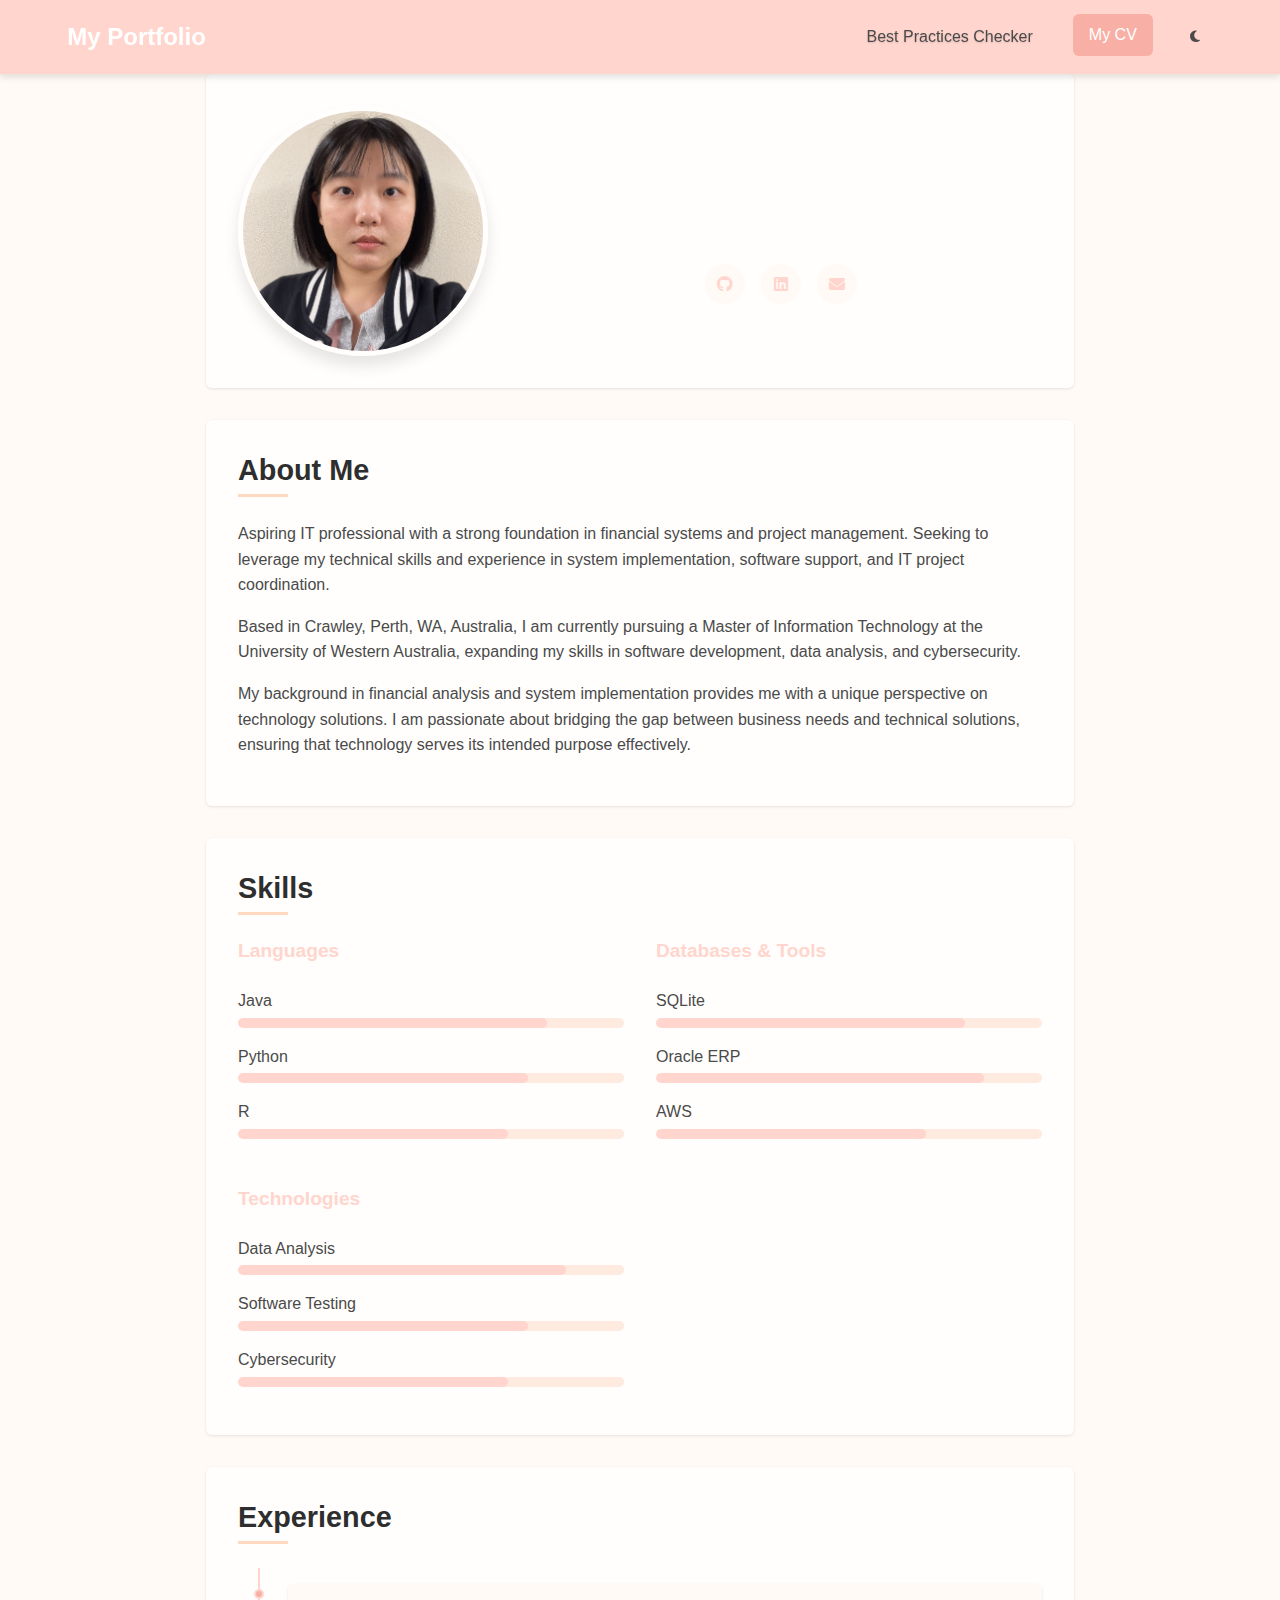
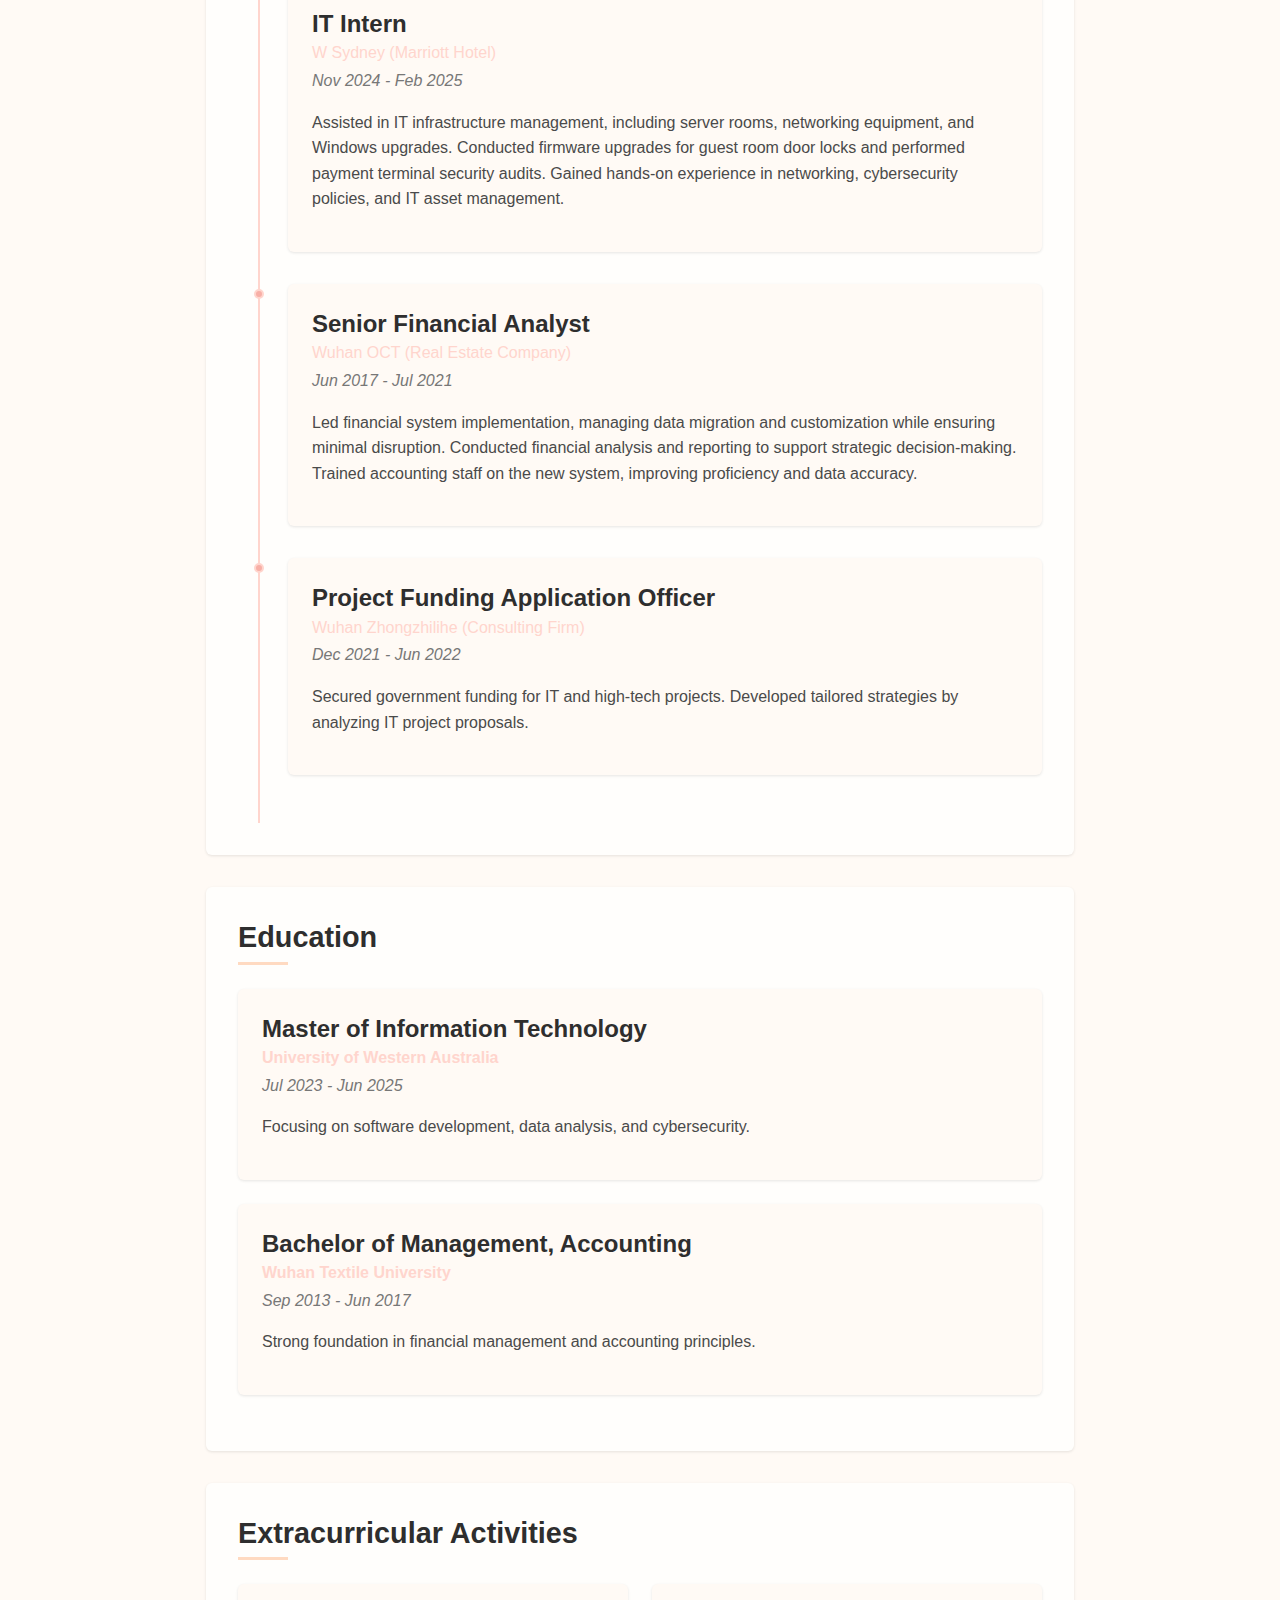
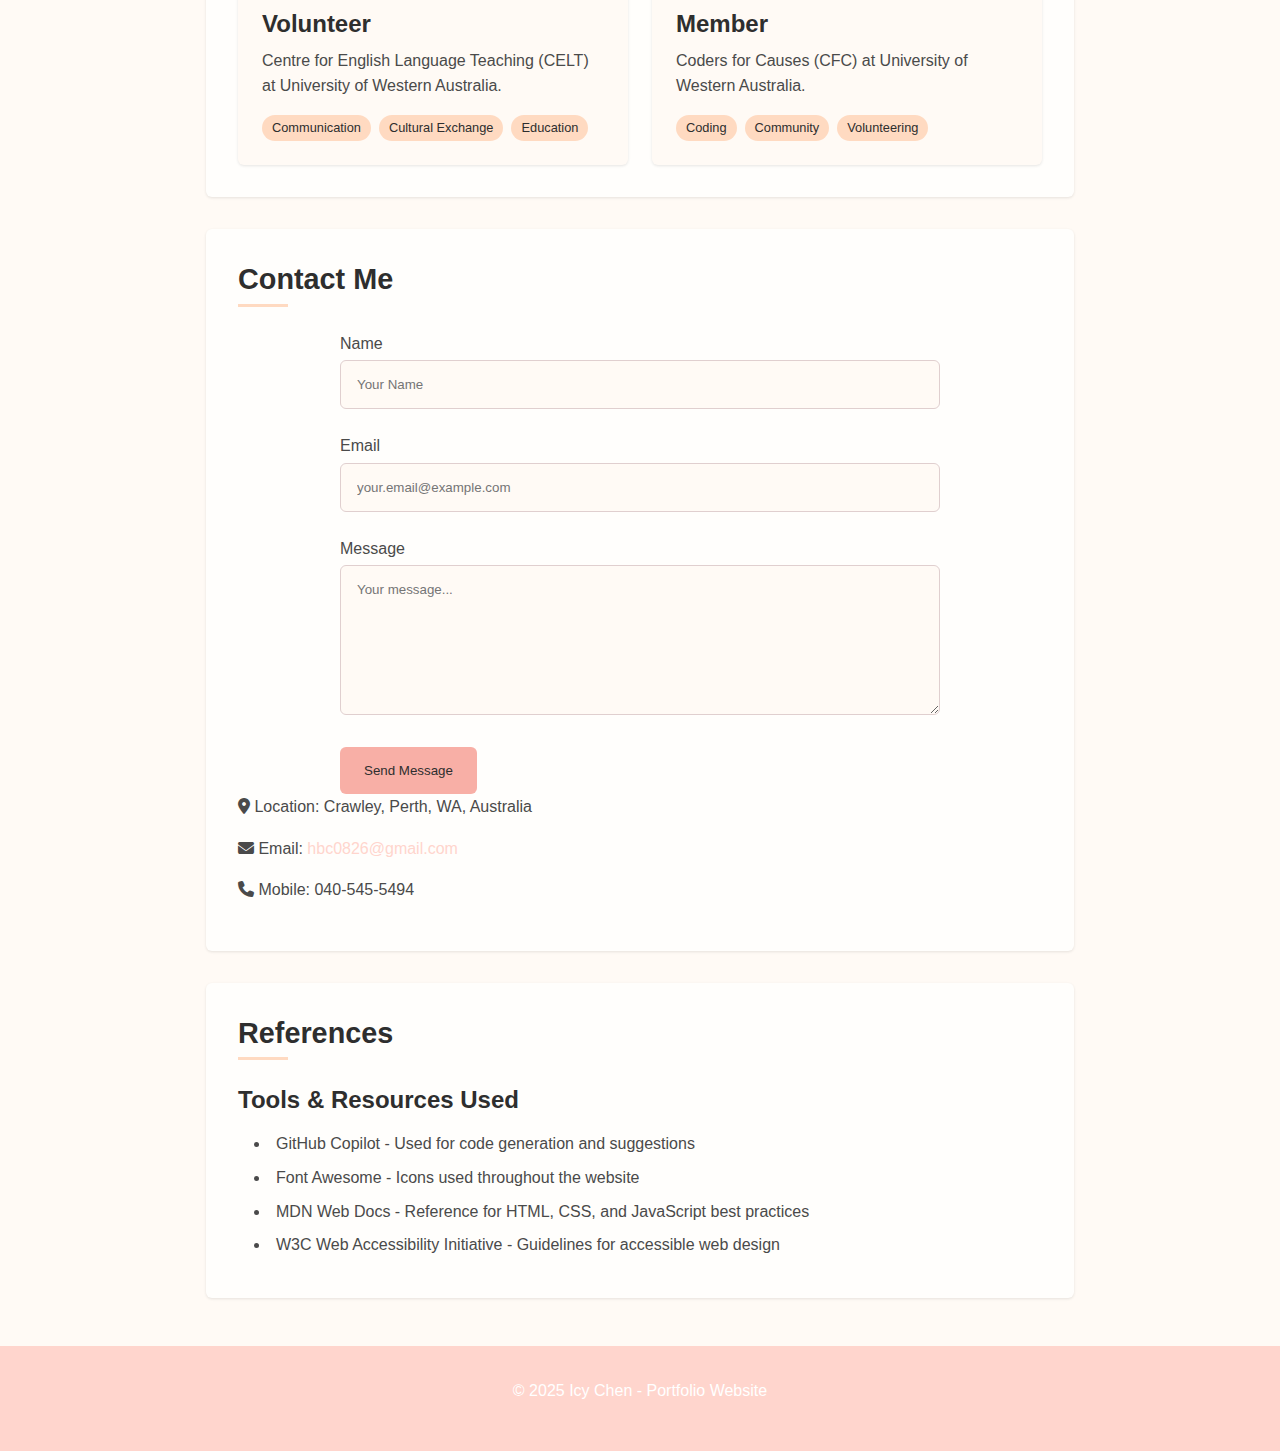
<file: IndividualProject/cv.html>
<!DOCTYPE html>
<html lang="en">
<head>
    <meta charset="UTF-8">
    <meta name="viewport" content="width=device-width, initial-scale=1.0">
    <title>Icy Chen - Curriculum Vitae</title>
    <link rel="stylesheet" href="css/styles.css">
    <link rel="stylesheet" href="https://cdnjs.cloudflare.com/ajax/libs/font-awesome/6.4.0/css/all.min.css">
</head>
<body>
    <nav>
        <div class="container">
            <h1>My Portfolio</h1>
            <ul>
                <li><a href="index.html">Best Practices Checker</a></li>
                <li><a href="cv.html" class="active">My CV</a></li>
                <li>
                    <button id="change-theme-btn" aria-label="Change theme">
                        <i class="fas fa-moon"></i>
                    </button>
                </li>
            </ul>
        </div>
    </nav>

    <main class="container cv-container">
        <section id="profile" class="cv-section">
            <div class="profile-container">
                <div class="profile-image-container">
                    <div class="profile-image" id="profile-image">
                        <img src="image/PHOTO.JPG" alt="Icy Chen" id="profile-pic">
                    </div>
                </div>
                <div class="profile-text">
                    <h2 class="animate-text">Icy Chen</h2>
                    <h3 class="animate-text">Aspiring IT Professional</h3>
                    <div class="profile-social">
                        <a href="https://github.com/Icygoose" aria-label="GitHub"><i class="fab fa-github"></i></a>
                        <a href="https://www.linkedin.com/in/icy-chen-709531320" aria-label="LinkedIn"><i class="fab fa-linkedin"></i></a>
                        <a href="mailto:hbc0826@gmail.com" aria-label="Email"><i class="fas fa-envelope"></i></a>
                    </div>
                </div>
            </div>
        </section>

        <section id="about" class="cv-section">
            <h2 class="section-heading">About Me</h2>
            <div class="about-content">
                <p>Aspiring IT professional with a strong foundation in financial systems and project management. Seeking to leverage my technical skills and experience in system implementation, software support, and IT project coordination.</p>
                
                <p>Based in Crawley, Perth, WA, Australia, I am currently pursuing a Master of Information Technology at the University of Western Australia, expanding my skills in software development, data analysis, and cybersecurity.</p>
                
                <p>My background in financial analysis and system implementation provides me with a unique perspective on technology solutions. I am passionate about bridging the gap between business needs and technical solutions, ensuring that technology serves its intended purpose effectively.</p>
            </div>
        </section>

        <section id="skills" class="cv-section">
            <h2 class="section-heading">Skills</h2>
            <div class="skills-container">
                <div class="skill-category">
                    <h3>Languages</h3>
                    <div class="skill-item" data-skill="Java">
                        <div class="skill-name">Java</div>
                        <div class="skill-bar">
                            <div class="skill-level" style="width: 80%"></div>
                        </div>
                    </div>
                    <div class="skill-item" data-skill="Python">
                        <div class="skill-name">Python</div>
                        <div class="skill-bar">
                            <div class="skill-level" style="width: 75%"></div>
                        </div>
                    </div>
                    <div class="skill-item" data-skill="R">
                        <div class="skill-name">R</div>
                        <div class="skill-bar">
                            <div class="skill-level" style="width: 70%"></div>
                        </div>
                    </div>
                </div>
                
                <div class="skill-category">
                    <h3>Databases & Tools</h3>
                    <div class="skill-item" data-skill="SQLite">
                        <div class="skill-name">SQLite</div>
                        <div class="skill-bar">
                            <div class="skill-level" style="width: 80%"></div>
                        </div>
                    </div>
                    <div class="skill-item" data-skill="Oracle ERP">
                        <div class="skill-name">Oracle ERP</div>
                        <div class="skill-bar">
                            <div class="skill-level" style="width: 85%"></div>
                        </div>
                    </div>
                    <div class="skill-item" data-skill="AWS">
                        <div class="skill-name">AWS</div>
                        <div class="skill-bar">
                            <div class="skill-level" style="width: 70%"></div>
                        </div>
                    </div>
                </div>
                
                <div class="skill-category">
                    <h3>Technologies</h3>
                    <div class="skill-item" data-skill="Data Analysis">
                        <div class="skill-name">Data Analysis</div>
                        <div class="skill-bar">
                            <div class="skill-level" style="width: 85%"></div>
                        </div>
                    </div>
                    <div class="skill-item" data-skill="Software Testing">
                        <div class="skill-name">Software Testing</div>
                        <div class="skill-bar">
                            <div class="skill-level" style="width: 75%"></div>
                        </div>
                    </div>
                    <div class="skill-item" data-skill="Cybersecurity">
                        <div class="skill-name">Cybersecurity</div>
                        <div class="skill-bar">
                            <div class="skill-level" style="width: 70%"></div>
                        </div>
                    </div>
                </div>
            </div>
        </section>

        <section id="experience" class="cv-section">
            <h2 class="section-heading">Experience</h2>
            <div class="timeline">
                <div class="timeline-item">
                    <div class="timeline-dot"></div>
                    <div class="timeline-content">
                        <h3>IT Intern</h3>
                        <h4>W Sydney (Marriott Hotel)</h4>
                        <p class="timeline-date">Nov 2024 - Feb 2025</p>
                        <p>Assisted in IT infrastructure management, including server rooms, networking equipment, and Windows upgrades. Conducted firmware upgrades for guest room door locks and performed payment terminal security audits. Gained hands-on experience in networking, cybersecurity policies, and IT asset management.</p>
                    </div>
                </div>
                
                <div class="timeline-item">
                    <div class="timeline-dot"></div>
                    <div class="timeline-content">
                        <h3>Senior Financial Analyst</h3>
                        <h4>Wuhan OCT (Real Estate Company)</h4>
                        <p class="timeline-date">Jun 2017 - Jul 2021</p>
                        <p>Led financial system implementation, managing data migration and customization while ensuring minimal disruption. Conducted financial analysis and reporting to support strategic decision-making. Trained accounting staff on the new system, improving proficiency and data accuracy.</p>
                    </div>
                </div>
                
                <div class="timeline-item">
                    <div class="timeline-dot"></div>
                    <div class="timeline-content">
                        <h3>Project Funding Application Officer</h3>
                        <h4>Wuhan Zhongzhilihe (Consulting Firm)</h4>
                        <p class="timeline-date">Dec 2021 - Jun 2022</p>
                        <p>Secured government funding for IT and high-tech projects. Developed tailored strategies by analyzing IT project proposals.</p>
                    </div>
                </div>
            </div>
        </section>

        <section id="education" class="cv-section">
            <h2 class="section-heading">Education</h2>
            <div class="education-item">
                <h3>Master of Information Technology</h3>
                <h4>University of Western Australia</h4>
                <p class="education-date">Jul 2023 - Jun 2025</p>
                <p>Focusing on software development, data analysis, and cybersecurity.</p>
            </div>
            
            <div class="education-item">
                <h3>Bachelor of Management, Accounting</h3>
                <h4>Wuhan Textile University</h4>
                <p class="education-date">Sep 2013 - Jun 2017</p>
                <p>Strong foundation in financial management and accounting principles.</p>
            </div>
        </section>

        <section id="projects" class="cv-section">
            <h2 class="section-heading">Extracurricular Activities</h2>
            <div class="projects-container">
                <div class="project-card" id="project1">
                    <div class="project-details">
                        <h3>Volunteer</h3>
                        <p>Centre for English Language Teaching (CELT) at University of Western Australia.</p>
                        <div class="project-tags">
                            <span>Communication</span>
                            <span>Cultural Exchange</span>
                            <span>Education</span>
                        </div>
                    </div>
                </div>
                
                <div class="project-card" id="project2">
                    <div class="project-details">
                        <h3>Member</h3>
                        <p>Coders for Causes (CFC) at University of Western Australia.</p>
                        <div class="project-tags">
                            <span>Coding</span>
                            <span>Community</span>
                            <span>Volunteering</span>
                        </div>
                    </div>
                </div>
            </div>
        </section>

        <section id="contact" class="cv-section">
            <h2 class="section-heading">Contact Me</h2>
            <div class="contact-form">
                <div class="form-group">
                    <label for="name">Name</label>
                    <input type="text" id="name" placeholder="Your Name">
                </div>
                <div class="form-group">
                    <label for="email">Email</label>
                    <input type="email" id="email" placeholder="your.email@example.com">
                </div>
                <div class="form-group">
                    <label for="message">Message</label>
                    <textarea id="message" placeholder="Your message..."></textarea>
                </div>
                <button type="button" id="submit-form">Send Message</button>
                <div id="form-status" class="hidden"></div>
            </div>
            
            <div class="contact-info">
                <p><i class="fas fa-map-marker-alt"></i> Location: Crawley, Perth, WA, Australia</p>
                <p><i class="fas fa-envelope"></i> Email: <a href="mailto:hbc0826@gmail.com">hbc0826@gmail.com</a></p>
                <p><i class="fas fa-phone"></i> Mobile: 040-545-5494</p>
            </div>
        </section>

        <section id="references" class="cv-section">
            <h2 class="section-heading">References</h2>
            <div class="references-container">
                <h3>Tools & Resources Used</h3>
                <ul>
                    <li>GitHub Copilot - Used for code generation and suggestions</li>
                    <li>Font Awesome - Icons used throughout the website</li>
                    <li>MDN Web Docs - Reference for HTML, CSS, and JavaScript best practices</li>
                    <li>W3C Web Accessibility Initiative - Guidelines for accessible web design</li>
                </ul>
            </div>
        </section>
    </main>

    <footer>
        <div class="container">
            <p>&copy; 2025 Icy Chen - Portfolio Website</p>
        </div>
    </footer>

    <script src="js/script.js"></script>
</body>
</html>
</file>
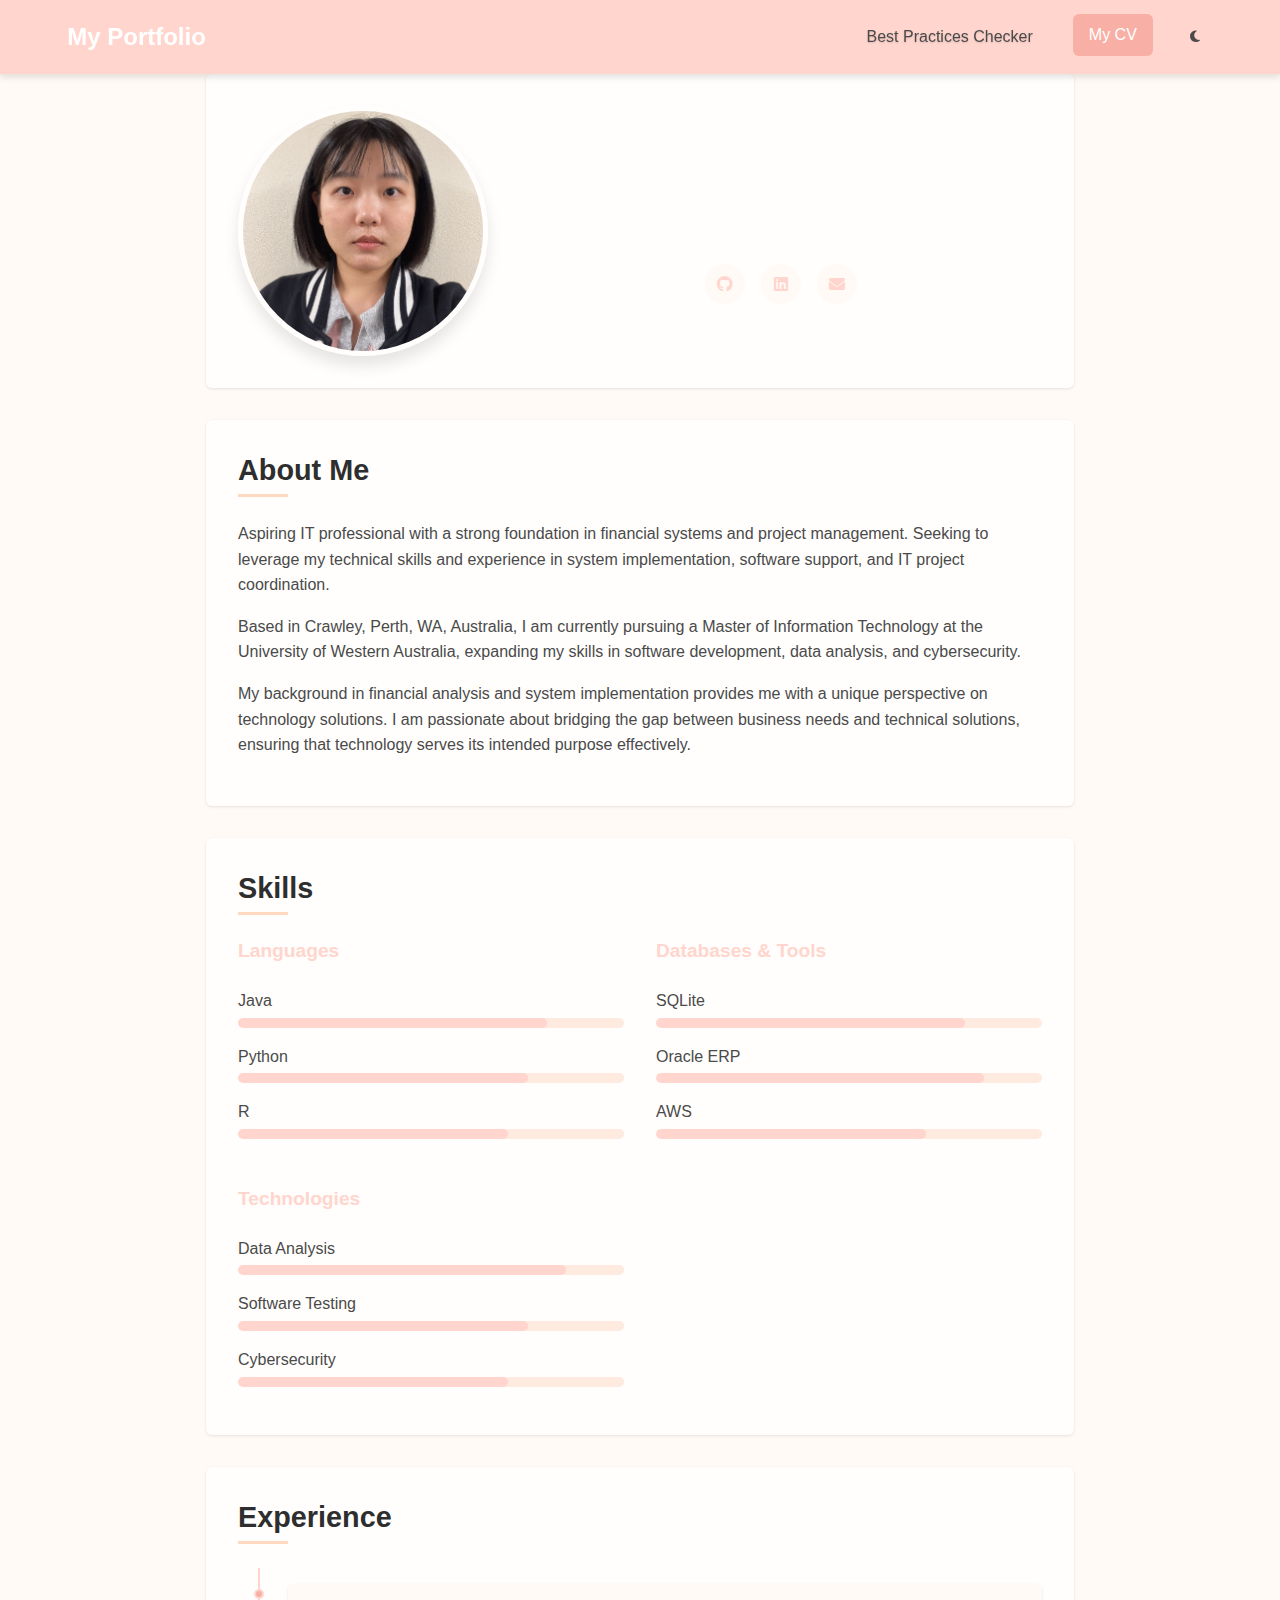
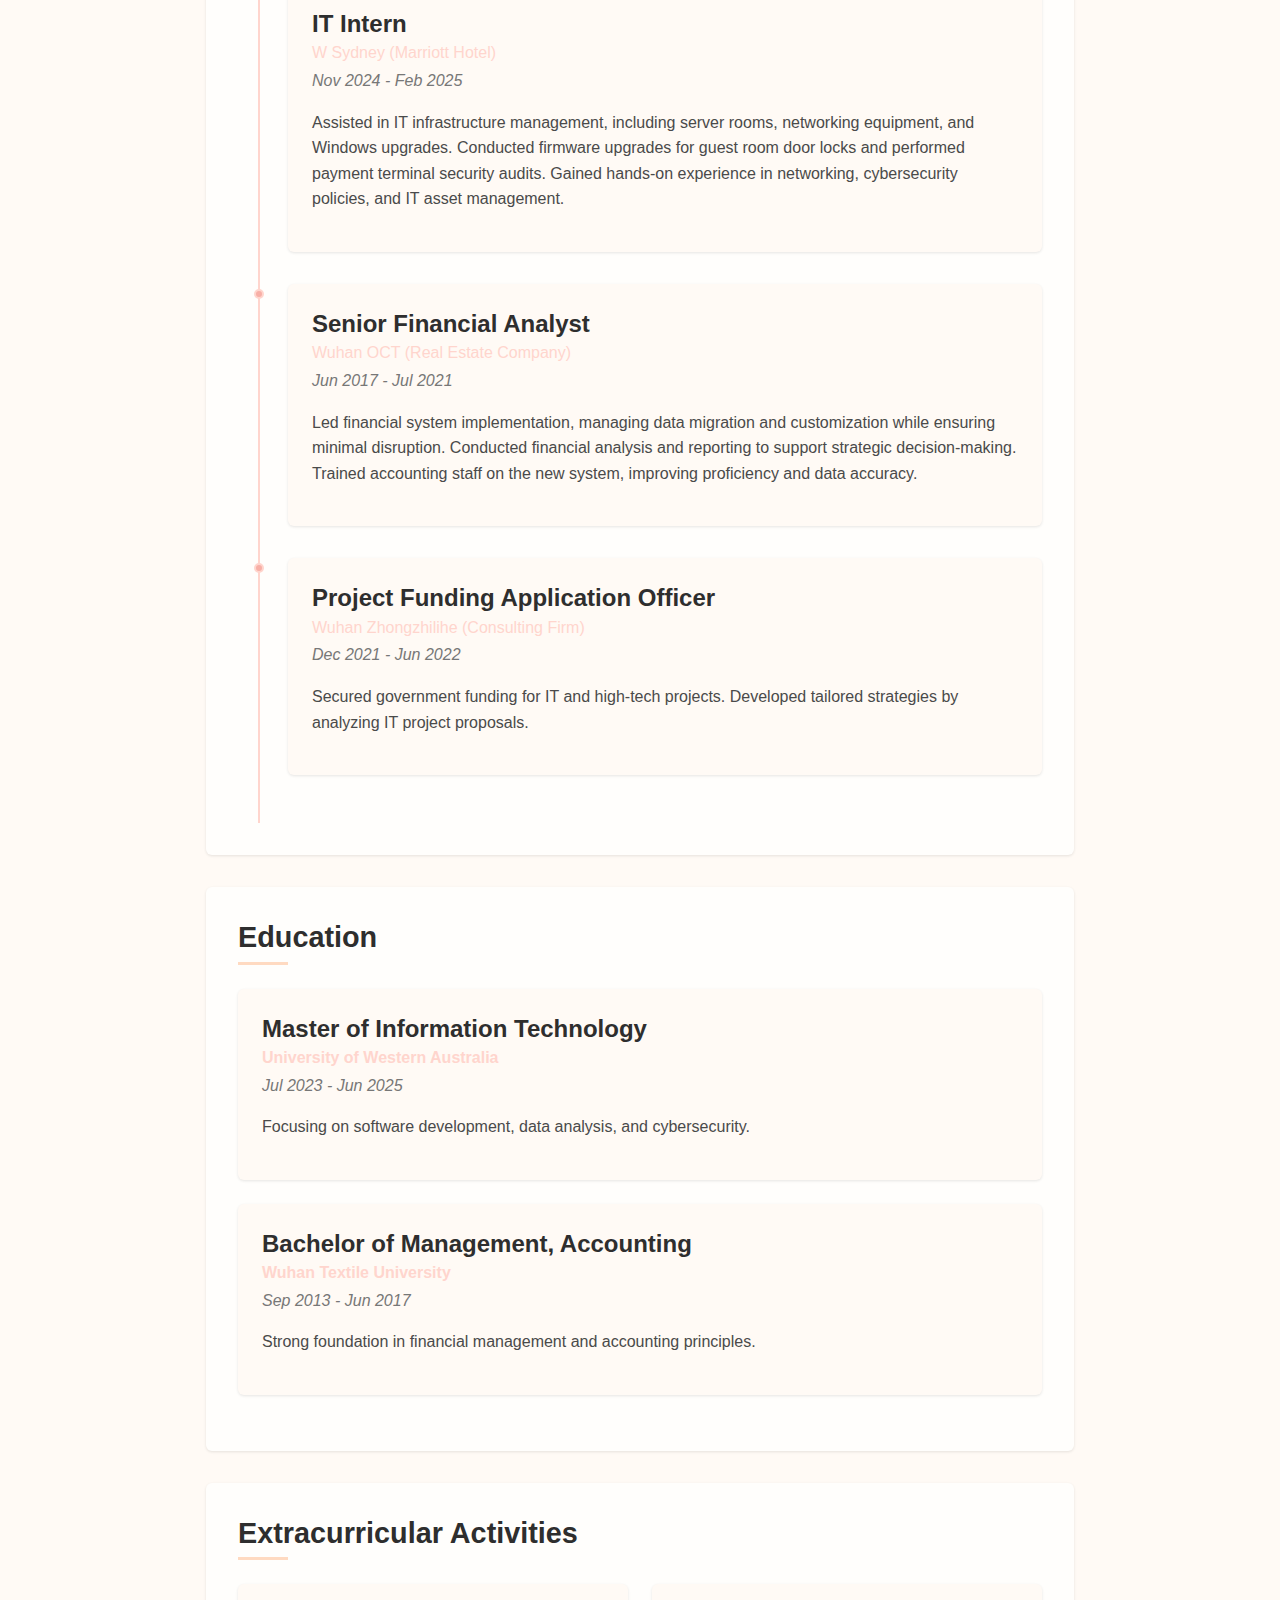
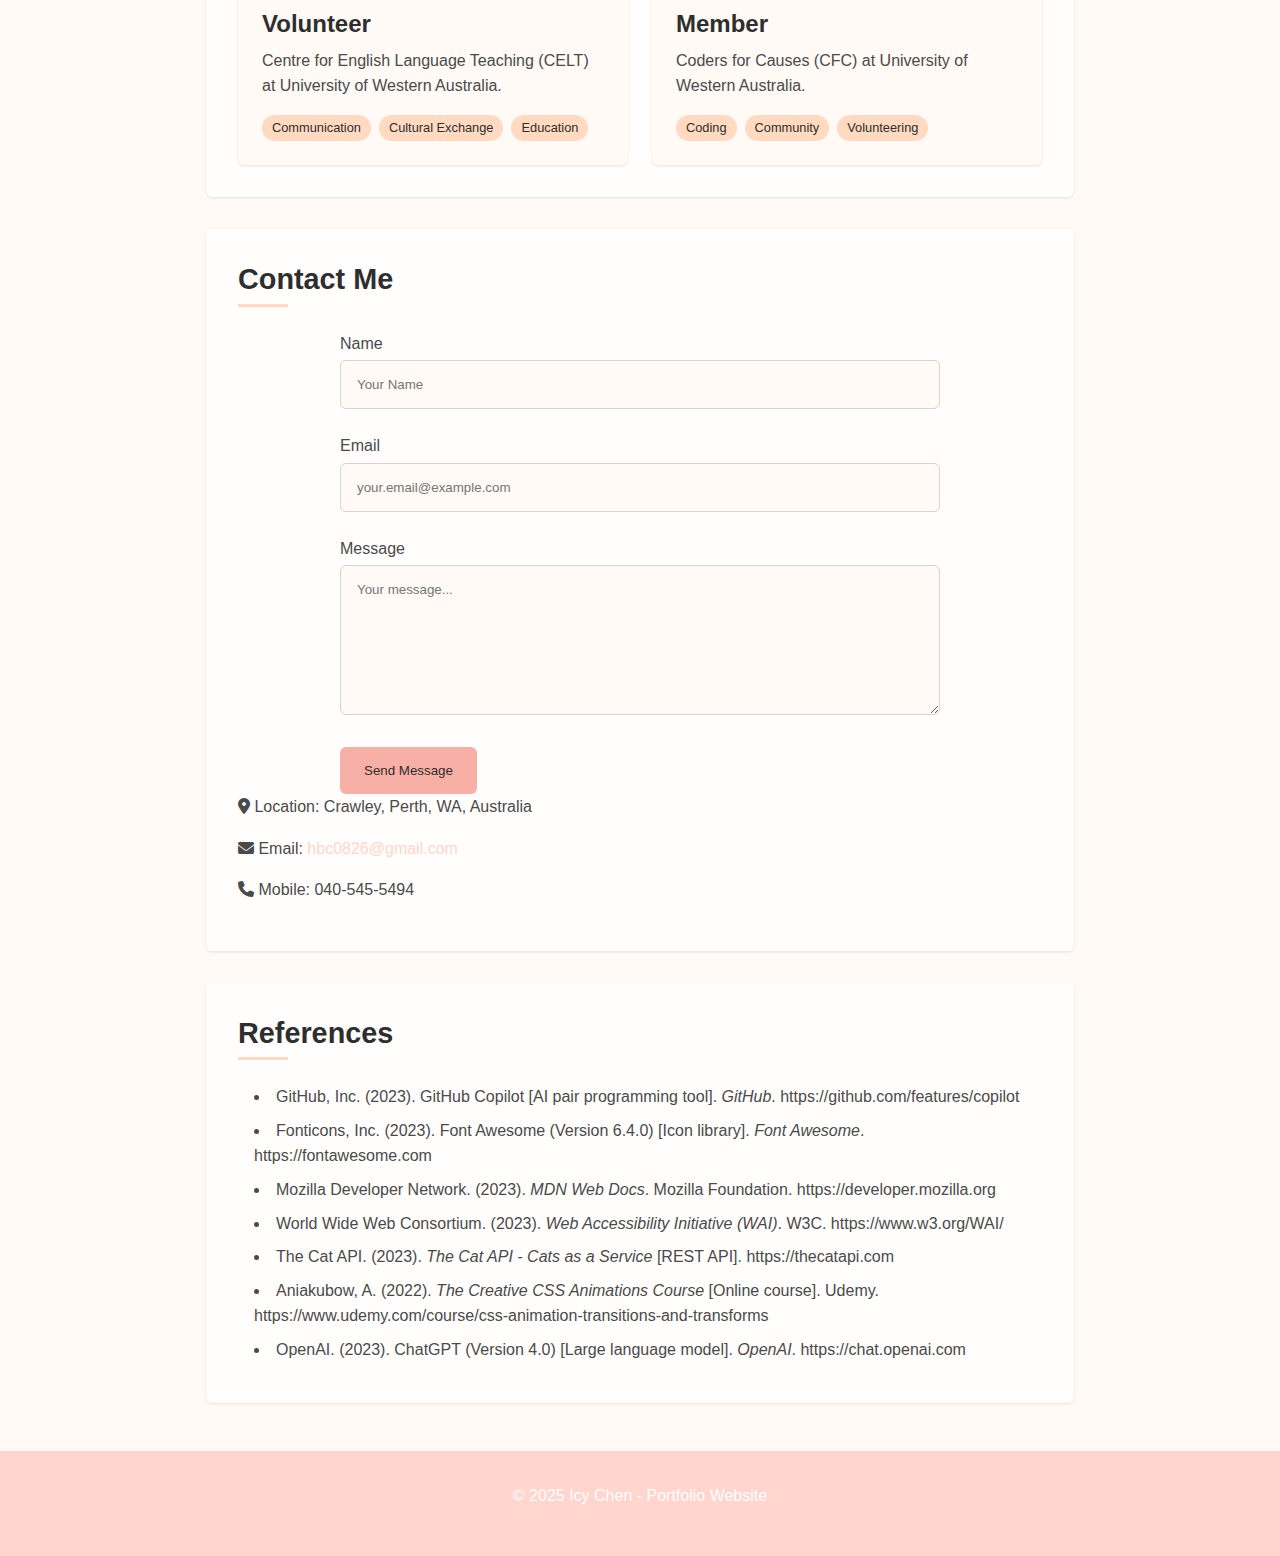
<file: web-portfolio-project/cv.html>
<!DOCTYPE html>
<html lang="en">
<head>
    <meta charset="UTF-8">
    <meta name="viewport" content="width=device-width, initial-scale=1.0">
    <title>Icy Chen - Curriculum Vitae</title>
    <link rel="stylesheet" href="css/styles.css">
    <link rel="stylesheet" href="https://cdnjs.cloudflare.com/ajax/libs/font-awesome/6.4.0/css/all.min.css">
</head>
<body>
    <nav>
        <div class="container">
            <h1>My Portfolio</h1>
            <ul>
                <li><a href="index.html">Best Practices Checker</a></li>
                <li><a href="cv.html" class="active">My CV</a></li>
                <li>
                    <button id="change-theme-btn" aria-label="Change theme">
                        <i class="fas fa-moon"></i>
                    </button>
                </li>
            </ul>
        </div>
    </nav>

    <main class="container cv-container">
        <section id="profile" class="cv-section">
            <div class="profile-container">
                <div class="profile-image-container">
                    <div class="profile-image" id="profile-image">
                        <img src="image/PHOTO.JPG" alt="Icy Chen" id="profile-pic">
                    </div>
                </div>
                <div class="profile-text">
                    <h2 class="animate-text">Icy Chen</h2>
                    <h3 class="animate-text">Aspiring IT Professional</h3>
                    <div class="profile-social">
                        <a href="https://github.com/Icygoose" aria-label="GitHub"><i class="fab fa-github"></i></a>
                        <a href="https://www.linkedin.com/in/icy-chen-709531320" aria-label="LinkedIn"><i class="fab fa-linkedin"></i></a>
                        <a href="mailto:hbc0826@gmail.com" aria-label="Email"><i class="fas fa-envelope"></i></a>
                    </div>
                </div>
            </div>
        </section>

        <section id="about" class="cv-section">
            <h2 class="section-heading">About Me</h2>
            <div class="about-content">
                <p>Aspiring IT professional with a strong foundation in financial systems and project management. Seeking to leverage my technical skills and experience in system implementation, software support, and IT project coordination.</p>
                
                <p>Based in Crawley, Perth, WA, Australia, I am currently pursuing a Master of Information Technology at the University of Western Australia, expanding my skills in software development, data analysis, and cybersecurity.</p>
                
                <p>My background in financial analysis and system implementation provides me with a unique perspective on technology solutions. I am passionate about bridging the gap between business needs and technical solutions, ensuring that technology serves its intended purpose effectively.</p>
            </div>
        </section>

        <section id="skills" class="cv-section">
            <h2 class="section-heading">Skills</h2>
            <div class="skills-container">
                <div class="skill-category">
                    <h3>Languages</h3>
                    <div class="skill-item" data-skill="Java">
                        <div class="skill-name">Java</div>
                        <div class="skill-bar">
                            <div class="skill-level" style="width: 80%"></div>
                        </div>
                    </div>
                    <div class="skill-item" data-skill="Python">
                        <div class="skill-name">Python</div>
                        <div class="skill-bar">
                            <div class="skill-level" style="width: 75%"></div>
                        </div>
                    </div>
                    <div class="skill-item" data-skill="R">
                        <div class="skill-name">R</div>
                        <div class="skill-bar">
                            <div class="skill-level" style="width: 70%"></div>
                        </div>
                    </div>
                </div>
                
                <div class="skill-category">
                    <h3>Databases & Tools</h3>
                    <div class="skill-item" data-skill="SQLite">
                        <div class="skill-name">SQLite</div>
                        <div class="skill-bar">
                            <div class="skill-level" style="width: 80%"></div>
                        </div>
                    </div>
                    <div class="skill-item" data-skill="Oracle ERP">
                        <div class="skill-name">Oracle ERP</div>
                        <div class="skill-bar">
                            <div class="skill-level" style="width: 85%"></div>
                        </div>
                    </div>
                    <div class="skill-item" data-skill="AWS">
                        <div class="skill-name">AWS</div>
                        <div class="skill-bar">
                            <div class="skill-level" style="width: 70%"></div>
                        </div>
                    </div>
                </div>
                
                <div class="skill-category">
                    <h3>Technologies</h3>
                    <div class="skill-item" data-skill="Data Analysis">
                        <div class="skill-name">Data Analysis</div>
                        <div class="skill-bar">
                            <div class="skill-level" style="width: 85%"></div>
                        </div>
                    </div>
                    <div class="skill-item" data-skill="Software Testing">
                        <div class="skill-name">Software Testing</div>
                        <div class="skill-bar">
                            <div class="skill-level" style="width: 75%"></div>
                        </div>
                    </div>
                    <div class="skill-item" data-skill="Cybersecurity">
                        <div class="skill-name">Cybersecurity</div>
                        <div class="skill-bar">
                            <div class="skill-level" style="width: 70%"></div>
                        </div>
                    </div>
                </div>
            </div>
        </section>

        <section id="experience" class="cv-section">
            <h2 class="section-heading">Experience</h2>
            <div class="timeline">
                <div class="timeline-item">
                    <div class="timeline-dot"></div>
                    <div class="timeline-content">
                        <h3>IT Intern</h3>
                        <h4>W Sydney (Marriott Hotel)</h4>
                        <p class="timeline-date">Nov 2024 - Feb 2025</p>
                        <p>Assisted in IT infrastructure management, including server rooms, networking equipment, and Windows upgrades. Conducted firmware upgrades for guest room door locks and performed payment terminal security audits. Gained hands-on experience in networking, cybersecurity policies, and IT asset management.</p>
                    </div>
                </div>
                
                <div class="timeline-item">
                    <div class="timeline-dot"></div>
                    <div class="timeline-content">
                        <h3>Senior Financial Analyst</h3>
                        <h4>Wuhan OCT (Real Estate Company)</h4>
                        <p class="timeline-date">Jun 2017 - Jul 2021</p>
                        <p>Led financial system implementation, managing data migration and customization while ensuring minimal disruption. Conducted financial analysis and reporting to support strategic decision-making. Trained accounting staff on the new system, improving proficiency and data accuracy.</p>
                    </div>
                </div>
                
                <div class="timeline-item">
                    <div class="timeline-dot"></div>
                    <div class="timeline-content">
                        <h3>Project Funding Application Officer</h3>
                        <h4>Wuhan Zhongzhilihe (Consulting Firm)</h4>
                        <p class="timeline-date">Dec 2021 - Jun 2022</p>
                        <p>Secured government funding for IT and high-tech projects. Developed tailored strategies by analyzing IT project proposals.</p>
                    </div>
                </div>
            </div>
        </section>

        <section id="education" class="cv-section">
            <h2 class="section-heading">Education</h2>
            <div class="education-item">
                <h3>Master of Information Technology</h3>
                <h4>University of Western Australia</h4>
                <p class="education-date">Jul 2023 - Jun 2025</p>
                <p>Focusing on software development, data analysis, and cybersecurity.</p>
            </div>
            
            <div class="education-item">
                <h3>Bachelor of Management, Accounting</h3>
                <h4>Wuhan Textile University</h4>
                <p class="education-date">Sep 2013 - Jun 2017</p>
                <p>Strong foundation in financial management and accounting principles.</p>
            </div>
        </section>

        <section id="projects" class="cv-section">
            <h2 class="section-heading">Extracurricular Activities</h2>
            <div class="projects-container">
                <div class="project-card" id="project1">
                    <div class="project-details">
                        <h3>Volunteer</h3>
                        <p>Centre for English Language Teaching (CELT) at University of Western Australia.</p>
                        <div class="project-tags">
                            <span>Communication</span>
                            <span>Cultural Exchange</span>
                            <span>Education</span>
                        </div>
                    </div>
                </div>
                
                <div class="project-card" id="project2">
                    <div class="project-details">
                        <h3>Member</h3>
                        <p>Coders for Causes (CFC) at University of Western Australia.</p>
                        <div class="project-tags">
                            <span>Coding</span>
                            <span>Community</span>
                            <span>Volunteering</span>
                        </div>
                    </div>
                </div>
            </div>
        </section>

        <section id="contact" class="cv-section">
            <h2 class="section-heading">Contact Me</h2>
            <div class="contact-form">
                <div class="form-group">
                    <label for="name">Name</label>
                    <input type="text" id="name" placeholder="Your Name">
                </div>
                <div class="form-group">
                    <label for="email">Email</label>
                    <input type="email" id="email" placeholder="your.email@example.com">
                </div>
                <div class="form-group">
                    <label for="message">Message</label>
                    <textarea id="message" placeholder="Your message..."></textarea>
                </div>
                <button type="button" id="submit-form">Send Message</button>
                <div id="form-status" class="hidden"></div>
            </div>
            
            <div class="contact-info">
                <p><i class="fas fa-map-marker-alt"></i> Location: Crawley, Perth, WA, Australia</p>
                <p><i class="fas fa-envelope"></i> Email: <a href="mailto:hbc0826@gmail.com">hbc0826@gmail.com</a></p>
                <p><i class="fas fa-phone"></i> Mobile: 040-545-5494</p>
            </div>
        </section>

        <section id="references" class="cv-section">
            <h2 class="section-heading">References</h2>
            <div class="references-container">
                <ul>
                    <li>GitHub, Inc. (2023). GitHub Copilot [AI pair programming tool]. <em>GitHub</em>. https://github.com/features/copilot</li>
                    <li>Fonticons, Inc. (2023). Font Awesome (Version 6.4.0) [Icon library]. <em>Font Awesome</em>. https://fontawesome.com</li>
                    <li>Mozilla Developer Network. (2023). <em>MDN Web Docs</em>. Mozilla Foundation. https://developer.mozilla.org</li>
                    <li>World Wide Web Consortium. (2023). <em>Web Accessibility Initiative (WAI)</em>. W3C. https://www.w3.org/WAI/</li>
                    <li>The Cat API. (2023). <em>The Cat API - Cats as a Service</em> [REST API]. https://thecatapi.com</li>
                    <li>Aniakubow, A. (2022). <em>The Creative CSS Animations Course</em> [Online course]. Udemy. https://www.udemy.com/course/css-animation-transitions-and-transforms</li>
                    <li>OpenAI. (2023). ChatGPT (Version 4.0) [Large language model]. <em>OpenAI</em>. https://chat.openai.com</li>
                </ul>
            </div>
        </section>
    </main>

    <footer>
        <div class="container">
            <p>&copy; 2025 Icy Chen - Portfolio Website</p>
        </div>
    </footer>

    <script src="js/script.js"></script>
</body>
</html>
</file>
<file: IndividualProject/css/styles.css>
/* 
   Main CSS File
   Web Development Project - Best Practices Checker & CV
*/

/* ======== CSS Variables ======== */
:root {
    /* Colors - Updated to soft peach & cream theme */
    --primary-color: #ffd5cd;
    --secondary-color: #f8afa6;
    --accent-color: #ffdac1;
    --text-color: #4a4a4a;
    --text-light: #777777;
    --text-dark: #2e2e2e;
    --bg-color: #fffaf5;
    --bg-light: #fffefc;
    --bg-dark: #ffeae0;
    --success-color: #a8d8b9;
    --warning-color: #ffe0b5;
    --danger-color: #f8afa6;
    --border-color: #e0cfcf;
    
    /* Typography */
    --font-family: 'Segoe UI', Tahoma, Geneva, Verdana, sans-serif;
    --heading-font: 'Segoe UI', Tahoma, Geneva, Verdana, sans-serif;
    
    /* Spacing */
    --spacing-xs: 0.25rem;
    --spacing-sm: 0.5rem;
    --spacing-md: 1rem;
    --spacing-lg: 1.5rem;
    --spacing-xl: 2rem;
    --spacing-xxl: 3rem;
    
    /* Border */
    --border-radius: 6px;
    --border-width: 1px;
    
    /* Transitions - Enhanced for smoother animations */
    --transition-normal: 0.3s ease-in-out;
    --transition-fast: 0.15s ease-in-out;
    --transition-slow: 0.5s ease-in-out;
    
    /* Shadows */
    --shadow-sm: 0 1px 3px rgba(0, 0, 0, 0.1);
    --shadow-md: 0 4px 6px rgba(0, 0, 0, 0.1);
    --shadow-lg: 0 10px 15px rgba(0, 0, 0, 0.1);
}

/* Dark theme - Updated to complement the peach & cream theme */
.dark-theme {
    --primary-color: #e8b5ad;
    --secondary-color: #d99a91;
    --accent-color: #e8c0a8;
    --text-color: #f0f0f0;
    --text-light: #d5d5d5;
    --text-dark: #ffffff;
    --bg-color: #3d3532;
    --bg-light: #4a413e;
    --bg-dark: #302a28;
    --border-color: #5c4f4a;
    --shadow-sm: 0 1px 3px rgba(0, 0, 0, 0.3);
    --shadow-md: 0 4px 6px rgba(0, 0, 0, 0.3);
    --shadow-lg: 0 10px 15px rgba(0, 0, 0, 0.3);
}

/* ======== Base Styles ======== */
* {
    margin: 0;
    padding: 0;
    box-sizing: border-box;
}

html {
    font-size: 16px;
    scroll-behavior: smooth;
}

body {
    font-family: var(--font-family);
    background-color: var(--bg-color);
    color: var(--text-color);
    line-height: 1.6;
    transition: background-color var(--transition-normal), color var(--transition-normal);
}

.container {
    width: 92%;
    max-width: 1200px;
    margin: 0 auto;
    padding: 0 var(--spacing-md);
}

/* ======== Typography ======== */
h1, h2, h3, h4, h5, h6 {
    font-family: var(--heading-font);
    margin-bottom: var(--spacing-md);
    color: var(--text-dark);
    line-height: 1.3;
    font-weight: 600;
}

h1 {
    font-size: 2.2rem;
}

h2 {
    font-size: 1.8rem;
}

h3 {
    font-size: 1.5rem;
}

p {
    margin-bottom: var(--spacing-md);
}

a {
    color: var(--primary-color);
    text-decoration: none;
    transition: color var(--transition-normal), transform var(--transition-normal);
    display: inline-block;
}

a:hover {
    color: var(--secondary-color);
    transform: translateY(-2px);
}

/* ======== Navigation ======== */
nav {
    background-color: var(--primary-color);
    padding: var(--spacing-md) 0;
    box-shadow: var(--shadow-md);
    position: sticky;
    top: 0;
    z-index: 100;
}

nav .container {
    display: flex;
    justify-content: space-between;
    align-items: center;
}

nav h1 {
    color: white;
    margin: 0;
    font-size: 1.5rem;
}

nav ul {
    display: flex;
    list-style: none;
    align-items: center;
}

nav ul li {
    margin-left: var(--spacing-lg);
}

nav ul li a {
    color: #4a4a4a;
    padding: var(--spacing-sm) var(--spacing-md);
    border-radius: var(--border-radius);
    transition: all var(--transition-normal);
    text-shadow: 0 1px 2px rgba(0, 0, 0, 0.15);
}

nav ul li a:hover, nav ul li a.active {
    color: white;
    background-color: #f8afa6;
    transform: translateY(-2px);
    text-shadow: none;
}

/* Theme toggle button in navigation */
nav #change-theme-btn {
    background-color: transparent;
    border: none;
    width: 36px;
    height: 36px;
    border-radius: 50%;
    display: flex;
    align-items: center;
    justify-content: center;
    cursor: pointer;
    color: #4a4a4a;
    transition: color var(--transition-normal), transform var(--transition-normal);
}

nav #change-theme-btn:hover {
    color: white;
    transform: rotate(15deg);
}

/* ======== Main Content ======== */
main {
    padding: var(--spacing-xl) 0;
}

section {
    margin-bottom: var(--spacing-xxl);
    background-color: var(--bg-light);
    border-radius: var(--border-radius);
    padding: var(--spacing-xl);
    box-shadow: var(--shadow-sm);
    transition: transform var(--transition-normal), box-shadow var(--transition-normal);
}

section:hover {
    box-shadow: var(--shadow-md);
}

/* ======== Footer ======== */
footer {
    background-color: var(--primary-color);
    color: white;
    padding: var(--spacing-xl) 0;
    text-align: center;
    margin-top: var(--spacing-xxl);
}

/* ======== Best Practices Page Styles ======== */
.progress-container {
    background-color: var(--bg-dark);
    padding: var(--spacing-lg);
    border-radius: var(--border-radius);
    margin-bottom: var(--spacing-lg);
}

.progress-details {
    display: flex;
    flex-direction: column;
    gap: var(--spacing-sm);
}

.progress-bar {
    width: 100%;
    height: 15px;
    background-color: var(--bg-light);
    border-radius: 10px;
    overflow: hidden;
    box-shadow: inset 0 1px 3px rgba(0, 0, 0, 0.2);
}

.progress-fill {
    height: 100%;
    background-color: var(--primary-color);
    transition: width var(--transition-normal);
    width: 0%;
}

.progress-text {
    font-weight: 600;
    text-align: center;
}

#reward-container {
    margin-top: var(--spacing-xl);
    text-align: center;
    transition: all var(--transition-normal);
}

#reward-container.hidden {
    display: none;
}

#animal-image-container {
    max-width: 400px;
    margin: var(--spacing-lg) auto;
    background-color: white;
    padding: var(--spacing-md);
    border-radius: var(--border-radius);
    box-shadow: var(--shadow-md);
}

#animal-image {
    max-width: 100%;
    height: auto;
    border-radius: var(--border-radius);
}

#animal-caption {
    margin-top: var(--spacing-md);
    font-style: italic;
}

#new-animal-btn {
    background-color: var(--accent-color);
    color: white;
    border: none;
    padding: var(--spacing-md) var(--spacing-lg);
    border-radius: var(--border-radius);
    font-weight: 600;
    cursor: pointer;
    transition: background-color var(--transition-normal), transform var(--transition-normal), box-shadow var(--transition-normal);
}

#new-animal-btn:hover {
    background-color: var(--secondary-color);
    transform: translateY(-3px) scale(1.03);
    box-shadow: var(--shadow-md);
}

#new-animal-btn:active {
    transform: translateY(0) scale(0.98);
}

.best-practices-container {
    display: flex;
    flex-direction: column;
    gap: var(--spacing-xl);
}

.best-practice-item {
    display: flex;
    align-items: flex-start;
    margin-bottom: var(--spacing-md);
    padding: var(--spacing-md);
    border-radius: var(--border-radius);
    background-color: var(--bg-color);
    position: relative;
    transition: transform var(--transition-normal), box-shadow var(--transition-normal);
}

.best-practice-item:hover {
    transform: translateY(-2px);
    box-shadow: var(--shadow-sm);
}

.best-practice-item input[type="checkbox"] {
    margin-right: var(--spacing-md);
    transform: scale(1.2);
    accent-color: var(--primary-color);
}

.best-practice-item label {
    font-weight: 500;
    padding-right: 30px;
}

.explanation {
    position: absolute;
    right: var(--spacing-md);
    top: 50%;
    transform: translateY(-50%);
    color: var(--text-light);
    cursor: pointer;
}

.explanation-text {
    position: absolute;
    visibility: hidden;
    width: 280px;
    background-color: var(--bg-dark);
    color: var(--text-color);
    text-align: left;
    border-radius: var(--border-radius);
    padding: var(--spacing-md);
    z-index: 1;
    top: -5px;
    right: 30px;
    opacity: 0;
    transition: opacity var(--transition-normal);
    box-shadow: var(--shadow-md);
    font-size: 0.85rem;
    font-weight: normal;
}

.explanation:hover .explanation-text {
    visibility: visible;
    opacity: 1;
}

/* ======== CV Page Styles ======== */
.cv-container {
    max-width: 900px;
}

.cv-section {
    margin-bottom: var(--spacing-xl);
    background-color: var(--bg-light);
    border-radius: var(--border-radius);
    padding: var(--spacing-xl);
    box-shadow: var(--shadow-sm);
    transition: transform var(--transition-normal), box-shadow var(--transition-normal);
}

.cv-section:hover {
    transform: translateY(-5px);
    box-shadow: var(--shadow-md);
}

.section-heading {
    position: relative;
    padding-bottom: var(--spacing-sm);
    margin-bottom: var(--spacing-lg);
}

.section-heading::after {
    content: '';
    position: absolute;
    bottom: 0;
    left: 0;
    width: 50px;
    height: 3px;
    background-color: var(--accent-color);
}

.profile-container {
    display: flex;
    flex-wrap: wrap;
    gap: var(--spacing-xl);
    align-items: center;
    justify-content: center;
}

.profile-image-container {
    position: relative;
}

.profile-image {
    width: 250px;
    height: 250px;
    border-radius: 50%;
    overflow: hidden;
    box-shadow: var(--shadow-lg);
    border: 5px solid var(--bg-light);
}

.profile-image img {
    width: 100%;
    height: 100%;
    object-fit: cover;
    transition: transform var(--transition-slow);
}

.profile-image:hover img {
    transform: scale(1.08);
}

.profile-text {
    flex: 1;
    min-width: 300px;
    text-align: center;
}

.animate-text {
    opacity: 0;
    transform: translateY(20px);
    animation: fadeUp 0.5s forwards;
}

.profile-text h2 {
    animation-delay: 0.3s;
    font-size: 2.5rem;
    margin-bottom: var(--spacing-sm);
}

profile-text h3 {
    animation-delay: 0.5s;
    color: var(--text-light);
    margin-bottom: var(--spacing-lg);
}

.profile-social {
    display: flex;
    justify-content: center;
    gap: var(--spacing-md);
}

.profile-social a {
    display: flex;
    align-items: center;
    justify-content: center;
    width: 40px;
    height: 40px;
    background-color: var(--bg-color);
    border-radius: 50%;
    transition: transform var(--transition-normal), background-color var(--transition-normal), color var(--transition-normal);
}

.profile-social a:hover {
    transform: translateY(-5px) scale(1.1);
    background-color: var(--primary-color);
    color: white;
}

/* Skills */
.skills-container {
    display: grid;
    grid-template-columns: repeat(auto-fit, minmax(300px, 1fr));
    gap: var(--spacing-xl);
}

.skill-category h3 {
    margin-bottom: var(--spacing-lg);
    font-size: 1.2rem;
    color: var(--primary-color);
}

.skill-item {
    margin-bottom: var(--spacing-md);
}

.skill-name {
    margin-bottom: var(--spacing-xs);
    font-weight: 500;
}

.skill-bar {
    height: 10px;
    background-color: var(--bg-dark);
    border-radius: 5px;
    overflow: hidden;
}

.skill-level {
    height: 100%;
    background-color: var(--primary-color);
    border-radius: 5px;
    transition: width 1s ease-in-out;
    width: 0;
}

/* Timeline for Experience */
.timeline {
    position: relative;
    padding: var(--spacing-md) 0;
}

.timeline::before {
    content: '';
    position: absolute;
    top: 0;
    left: 20px;
    height: 100%;
    width: 2px;
    background-color: var(--primary-color);
}

.timeline-item {
    position: relative;
    padding-left: 50px;
    margin-bottom: var(--spacing-xl);
}

.timeline-dot {
    position: absolute;
    left: 16px;
    top: 5px;
    width: 10px;
    height: 10px;
    border-radius: 50%;
    background-color: var(--secondary-color);
    border: 2px solid var(--primary-color);
    z-index: 1;
}

.timeline-content {
    background-color: var(--bg-color);
    padding: var(--spacing-lg);
    border-radius: var(--border-radius);
    box-shadow: var(--shadow-sm);
}

.timeline-content h3 {
    margin-bottom: var(--spacing-xs);
    color: var(--text-dark);
}

.timeline-content h4 {
    margin-bottom: var(--spacing-xs);
    color: var(--primary-color);
    font-weight: 500;
}

.timeline-date {
    font-style: italic;
    color: var(--text-light);
    margin-bottom: var(--spacing-md);
}

/* Education */
.education-item {
    background-color: var(--bg-color);
    padding: var(--spacing-lg);
    border-radius: var(--border-radius);
    margin-bottom: var(--spacing-lg);
    box-shadow: var(--shadow-sm);
}

.education-item h3 {
    margin-bottom: var(--spacing-xs);
}

.education-item h4 {
    color: var(--primary-color);
    margin-bottom: var(--spacing-xs);
}

.education-date {
    font-style: italic;
    color: var(--text-light);
    margin-bottom: var(--spacing-md);
}

/* Projects */
.projects-container {
    display: grid;
    grid-template-columns: repeat(auto-fit, minmax(300px, 1fr));
    gap: var(--spacing-lg);
}

.project-card {
    background-color: var(--bg-color);
    border-radius: var(--border-radius);
    overflow: hidden;
    box-shadow: var(--shadow-sm);
    transition: transform var(--transition-normal), box-shadow var(--transition-normal);
}

.project-card:hover {
    transform: translateY(-5px);
    box-shadow: var(--shadow-md);
}

.project-image {
    overflow: hidden;
}

.project-image img {
    width: 100%;
    height: auto;
    transition: transform var(--transition-slow);
}

.project-card:hover .project-image img {
    transform: scale(1.08);
}

.project-details {
    padding: var(--spacing-lg);
}

.project-details h3 {
    margin-bottom: var(--spacing-sm);
}

.project-tags {
    display: flex;
    flex-wrap: wrap;
    gap: var(--spacing-sm);
    margin-top: var(--spacing-md);
}

.project-tags span {
    background-color: var(--accent-color);
    color: var(--text-dark);
    padding: 3px 10px;
    border-radius: 15px;
    font-size: 0.8rem;
}

/* Contact Form */
.contact-form {
    max-width: 600px;
    margin: 0 auto;
}

.form-group {
    margin-bottom: var(--spacing-lg);
}

.form-group label {
    display: block;
    margin-bottom: var(--spacing-xs);
    font-weight: 500;
}

.form-group input,
.form-group textarea {
    width: 100%;
    padding: var(--spacing-md);
    border: var(--border-width) solid var(--border-color);
    border-radius: var(--border-radius);
    background-color: var(--bg-color);
    color: var(--text-color);
    font-family: var(--font-family);
}

.form-group textarea {
    min-height: 150px;
    resize: vertical;
}

#submit-form {
    background-color: var(--secondary-color);
    color: var(--text-dark);
    border: none;
    padding: var(--spacing-md) var(--spacing-lg);
    border-radius: var(--border-radius);
    cursor: pointer;
    font-weight: 500;
    transition: background-color var(--transition-normal), transform var(--transition-normal), box-shadow var(--transition-normal);
}

#submit-form:hover {
    background-color: var(--primary-color);
    transform: translateY(-3px);
    box-shadow: var(--shadow-md);
}

#submit-form:active {
    transform: translateY(0);
}

#form-status {
    margin-top: var(--spacing-md);
    padding: var(--spacing-md);
    border-radius: var(--border-radius);
    text-align: center;
}

#form-status.success {
    background-color: rgba(168, 216, 185, 0.2);
    color: #4d8a64;
    border: 1px solid var(--success-color);
}

#form-status.error {
    background-color: rgba(248, 175, 166, 0.2);
    color: #b05a50;
    border: 1px solid var(--danger-color);
}

#form-status.hidden {
    display: none;
}

/* References */
.references-container ul {
    list-style-position: inside;
    margin-left: var(--spacing-md);
}

.references-container li {
    margin-bottom: var(--spacing-sm);
}

/* ======== Animations ======== */
@keyframes fadeUp {
    to {
        opacity: 1;
        transform: translateY(0);
    }
}

/* ======== Utility Classes ======== */
.hidden {
    display: none;
}

/* ======== Responsive Design ======== */
@media (max-width: 768px) {
    html {
        font-size: 15px;
    }
    
    .container {
        width: 95%;
        padding: 0 var(--spacing-sm);
    }
    
    nav .container {
        flex-direction: column;
        gap: var(--spacing-md);
    }
    
    nav ul {
        align-items: center;
    }
    
    nav ul li {
        margin-left: var(--spacing-md);
    }
    
    section {
        padding: var(--spacing-lg);
    }
    
    .skills-container,
    .projects-container {
        grid-template-columns: 1fr;
    }
    
    .profile-container {
        flex-direction: column;
    }
    
    /* Enhanced for mobile touch */
    #new-animal-btn,
    #submit-form,
    button {
        padding: var(--spacing-md) var(--spacing-xl);
        min-height: 48px;
    }
    
    .form-group input,
    .form-group textarea {
        padding: var(--spacing-md);
        min-height: 48px;
    }
    
    /* Improved spacing for mobile */
    .best-practice-item {
        padding: var(--spacing-md) var(--spacing-lg);
        margin-bottom: var(--spacing-lg);
    }
    
    .project-card {
        margin-bottom: var(--spacing-lg);
    }
}

@media (max-width: 480px) {
    html {
        font-size: 14px;
    }
    
    .best-practice-item {
        flex-direction: column;
        align-items: flex-start;
        padding: var(--spacing-lg);
    }
    
    .best-practice-item input[type="checkbox"] {
        margin-bottom: var(--spacing-sm);
        transform: scale(1.4);
        margin-right: var(--spacing-lg);
    }
    
    .explanation {
        position: relative;
        right: auto;
        top: auto;
        transform: none;
        margin-top: var(--spacing-sm);
    }
    
    .explanation-text {
        width: 100%;
        top: 25px;
        right: 0;
        left: 0;
    }
    
    /* Bigger touch targets for small screens */
    nav ul li a {
        padding: var(--spacing-md) var(--spacing-lg);
        margin-bottom: var(--spacing-sm);
        display: inline-block;
    }
    
    #new-animal-btn,
    #submit-form,
    button {
        width: 100%;
        padding: var(--spacing-lg);
        font-size: 1.1rem;
    }
    
    .form-group input,
    .form-group textarea {
        padding: var(--spacing-lg);
        font-size: 16px; /* Prevents zoom on input focus on iOS */
    }
    
    /* Improved spacing for tiny screens */
    section {
        padding: var(--spacing-lg) var(--spacing-md);
    }
    
    .profile-image {
        width: 200px;
        height: 200px;
    }
}
</file>
<file: web-portfolio-project/css/styles.css>
/* 
   Main CSS File
   Web Development Project - Best Practices Checker & CV
*/

/* ======== CSS Variables ======== */
:root {
    /* Colors - Updated to soft peach & cream theme */
    --primary-color: #ffd5cd;
    --secondary-color: #f8afa6;
    --accent-color: #ffdac1;
    --text-color: #4a4a4a;
    --text-light: #777777;
    --text-dark: #2e2e2e;
    --bg-color: #fffaf5;
    --bg-light: #fffefc;
    --bg-dark: #ffeae0;
    --success-color: #a8d8b9;
    --warning-color: #ffe0b5;
    --danger-color: #f8afa6;
    --border-color: #e0cfcf;
    
    /* Typography */
    --font-family: 'Segoe UI', Tahoma, Geneva, Verdana, sans-serif;
    --heading-font: 'Segoe UI', Tahoma, Geneva, Verdana, sans-serif;
    
    /* Spacing */
    --spacing-xs: 0.25rem;
    --spacing-sm: 0.5rem;
    --spacing-md: 1rem;
    --spacing-lg: 1.5rem;
    --spacing-xl: 2rem;
    --spacing-xxl: 3rem;
    
    /* Border */
    --border-radius: 6px;
    --border-width: 1px;
    
    /* Transitions - Enhanced for smoother animations */
    --transition-normal: 0.3s ease-in-out;
    --transition-fast: 0.15s ease-in-out;
    --transition-slow: 0.5s ease-in-out;
    
    /* Shadows */
    --shadow-sm: 0 1px 3px rgba(0, 0, 0, 0.1);
    --shadow-md: 0 4px 6px rgba(0, 0, 0, 0.1);
    --shadow-lg: 0 10px 15px rgba(0, 0, 0, 0.1);
}

/* Dark theme - Updated to complement the peach & cream theme */
.dark-theme {
    --primary-color: #e8b5ad;
    --secondary-color: #d99a91;
    --accent-color: #e8c0a8;
    --text-color: #f0f0f0;
    --text-light: #d5d5d5;
    --text-dark: #ffffff;
    --bg-color: #3d3532;
    --bg-light: #4a413e;
    --bg-dark: #302a28;
    --border-color: #5c4f4a;
    --shadow-sm: 0 1px 3px rgba(0, 0, 0, 0.3);
    --shadow-md: 0 4px 6px rgba(0, 0, 0, 0.3);
    --shadow-lg: 0 10px 15px rgba(0, 0, 0, 0.3);
}

/* ======== Base Styles ======== */
* {
    margin: 0;
    padding: 0;
    box-sizing: border-box;
}

html {
    font-size: 16px;
    scroll-behavior: smooth;
}

body {
    font-family: var(--font-family);
    background-color: var(--bg-color);
    color: var(--text-color);
    line-height: 1.6;
    transition: background-color var(--transition-normal), color var(--transition-normal);
}

.container {
    width: 92%;
    max-width: 1200px;
    margin: 0 auto;
    padding: 0 var(--spacing-md);
}

/* ======== Typography ======== */
h1, h2, h3, h4, h5, h6 {
    font-family: var(--heading-font);
    margin-bottom: var(--spacing-md);
    color: var(--text-dark);
    line-height: 1.3;
    font-weight: 600;
}

h1 {
    font-size: 2.2rem;
}

h2 {
    font-size: 1.8rem;
}

h3 {
    font-size: 1.5rem;
}

p {
    margin-bottom: var(--spacing-md);
}

a {
    color: var(--primary-color);
    text-decoration: none;
    transition: color var(--transition-normal), transform var(--transition-normal);
    display: inline-block;
}

a:hover {
    color: var(--secondary-color);
    transform: translateY(-2px);
}

/* ======== Navigation ======== */
nav {
    background-color: var(--primary-color);
    padding: var(--spacing-md) 0;
    box-shadow: var(--shadow-md);
    position: sticky;
    top: 0;
    z-index: 100;
}

nav .container {
    display: flex;
    justify-content: space-between;
    align-items: center;
}

nav h1 {
    color: white;
    margin: 0;
    font-size: 1.5rem;
}

nav ul {
    display: flex;
    list-style: none;
    align-items: center;
}

nav ul li {
    margin-left: var(--spacing-lg);
}

nav ul li a {
    color: #4a4a4a;
    padding: var(--spacing-sm) var(--spacing-md);
    border-radius: var(--border-radius);
    transition: all var(--transition-normal);
    text-shadow: 0 1px 2px rgba(0, 0, 0, 0.15);
}

nav ul li a:hover, nav ul li a.active {
    color: white;
    background-color: #f8afa6;
    transform: translateY(-2px);
    text-shadow: none;
}

/* Theme toggle button in navigation */
nav #change-theme-btn {
    background-color: transparent;
    border: none;
    width: 36px;
    height: 36px;
    border-radius: 50%;
    display: flex;
    align-items: center;
    justify-content: center;
    cursor: pointer;
    color: #4a4a4a;
    transition: color var(--transition-normal), transform var(--transition-normal);
}

nav #change-theme-btn:hover {
    color: white;
    transform: rotate(15deg);
}

/* ======== Main Content ======== */
main {
    padding: var(--spacing-xl) 0;
}

section {
    margin-bottom: var(--spacing-xxl);
    background-color: var(--bg-light);
    border-radius: var(--border-radius);
    padding: var(--spacing-xl);
    box-shadow: var(--shadow-sm);
    transition: transform var(--transition-normal), box-shadow var(--transition-normal);
}

section:hover {
    box-shadow: var(--shadow-md);
}

/* ======== Footer ======== */
footer {
    background-color: var(--primary-color);
    color: white;
    padding: var(--spacing-xl) 0;
    text-align: center;
    margin-top: var(--spacing-xxl);
}

/* ======== Best Practices Page Styles ======== */
.progress-container {
    background-color: var(--bg-dark);
    padding: var(--spacing-lg);
    border-radius: var(--border-radius);
    margin-bottom: var(--spacing-lg);
}

.progress-details {
    display: flex;
    flex-direction: column;
    gap: var(--spacing-sm);
}

.progress-bar {
    width: 100%;
    height: 15px;
    background-color: var(--bg-light);
    border-radius: 10px;
    overflow: hidden;
    box-shadow: inset 0 1px 3px rgba(0, 0, 0, 0.2);
}

.progress-fill {
    height: 100%;
    background-color: var(--primary-color);
    transition: width var(--transition-normal);
    width: 0%;
}

.progress-text {
    font-weight: 600;
    text-align: center;
}

#reward-container {
    margin-top: var(--spacing-xl);
    text-align: center;
    transition: all var(--transition-normal);
}

#reward-container.hidden {
    display: none;
}

#animal-image-container {
    max-width: 400px;
    margin: var(--spacing-lg) auto;
    background-color: white;
    padding: var(--spacing-md);
    border-radius: var(--border-radius);
    box-shadow: var(--shadow-md);
}

#animal-image {
    max-width: 100%;
    height: auto;
    border-radius: var(--border-radius);
}

#animal-caption {
    margin-top: var(--spacing-md);
    font-style: italic;
}

#new-animal-btn {
    background-color: var(--accent-color);
    color: white;
    border: none;
    padding: var(--spacing-md) var(--spacing-lg);
    border-radius: var(--border-radius);
    font-weight: 600;
    cursor: pointer;
    transition: background-color var(--transition-normal), transform var(--transition-normal), box-shadow var(--transition-normal);
}

#new-animal-btn:hover {
    background-color: var(--secondary-color);
    transform: translateY(-3px) scale(1.03);
    box-shadow: var(--shadow-md);
}

#new-animal-btn:active {
    transform: translateY(0) scale(0.98);
}

.best-practices-container {
    display: flex;
    flex-direction: column;
    gap: var(--spacing-xl);
}

.best-practice-item {
    display: flex;
    align-items: flex-start;
    margin-bottom: var(--spacing-md);
    padding: var(--spacing-md);
    border-radius: var(--border-radius);
    background-color: var(--bg-color);
    position: relative;
    transition: transform var(--transition-normal), box-shadow var(--transition-normal);
}

.best-practice-item:hover {
    transform: translateY(-2px);
    box-shadow: var(--shadow-sm);
}

.best-practice-item input[type="checkbox"] {
    margin-right: var(--spacing-md);
    transform: scale(1.2);
    accent-color: var(--primary-color);
}

.best-practice-item label {
    font-weight: 500;
    padding-right: 30px;
}

.explanation {
    position: absolute;
    right: var(--spacing-md);
    top: 50%;
    transform: translateY(-50%);
    color: var(--text-light);
    cursor: pointer;
}

.explanation-text {
    position: absolute;
    visibility: hidden;
    width: 280px;
    background-color: var(--bg-dark);
    color: var(--text-color);
    text-align: left;
    border-radius: var(--border-radius);
    padding: var(--spacing-md);
    z-index: 1;
    top: -5px;
    right: 30px;
    opacity: 0;
    transition: opacity var(--transition-normal);
    box-shadow: var(--shadow-md);
    font-size: 0.85rem;
    font-weight: normal;
}

.explanation:hover .explanation-text {
    visibility: visible;
    opacity: 1;
}

/* ======== CV Page Styles ======== */
.cv-container {
    max-width: 900px;
}

.cv-section {
    margin-bottom: var(--spacing-xl);
    background-color: var(--bg-light);
    border-radius: var(--border-radius);
    padding: var(--spacing-xl);
    box-shadow: var(--shadow-sm);
    transition: transform var(--transition-normal), box-shadow var(--transition-normal);
}

.cv-section:hover {
    transform: translateY(-5px);
    box-shadow: var(--shadow-md);
}

.section-heading {
    position: relative;
    padding-bottom: var(--spacing-sm);
    margin-bottom: var(--spacing-lg);
}

.section-heading::after {
    content: '';
    position: absolute;
    bottom: 0;
    left: 0;
    width: 50px;
    height: 3px;
    background-color: var(--accent-color);
}

.profile-container {
    display: flex;
    flex-wrap: wrap;
    gap: var(--spacing-xl);
    align-items: center;
    justify-content: center;
}

.profile-image-container {
    position: relative;
}

.profile-image {
    width: 250px;
    height: 250px;
    border-radius: 50%;
    overflow: hidden;
    box-shadow: var(--shadow-lg);
    border: 5px solid var(--bg-light);
}

.profile-image img {
    width: 100%;
    height: 100%;
    object-fit: cover;
    transition: transform var(--transition-slow);
}

.profile-image:hover img {
    transform: scale(1.08);
}

.profile-text {
    flex: 1;
    min-width: 300px;
    text-align: center;
}

.animate-text {
    opacity: 0;
    transform: translateY(20px);
    animation: fadeUp 0.5s forwards;
}

.profile-text h2 {
    animation-delay: 0.3s;
    font-size: 2.5rem;
    margin-bottom: var(--spacing-sm);
}

profile-text h3 {
    animation-delay: 0.5s;
    color: var(--text-light);
    margin-bottom: var(--spacing-lg);
}

.profile-social {
    display: flex;
    justify-content: center;
    gap: var(--spacing-md);
}

.profile-social a {
    display: flex;
    align-items: center;
    justify-content: center;
    width: 40px;
    height: 40px;
    background-color: var(--bg-color);
    border-radius: 50%;
    transition: transform var(--transition-normal), background-color var(--transition-normal), color var(--transition-normal);
}

.profile-social a:hover {
    transform: translateY(-5px) scale(1.1);
    background-color: var(--primary-color);
    color: white;
}

/* Skills */
.skills-container {
    display: grid;
    grid-template-columns: repeat(auto-fit, minmax(300px, 1fr));
    gap: var(--spacing-xl);
}

.skill-category h3 {
    margin-bottom: var(--spacing-lg);
    font-size: 1.2rem;
    color: var(--primary-color);
}

.skill-item {
    margin-bottom: var(--spacing-md);
}

.skill-name {
    margin-bottom: var(--spacing-xs);
    font-weight: 500;
}

.skill-bar {
    height: 10px;
    background-color: var(--bg-dark);
    border-radius: 5px;
    overflow: hidden;
}

.skill-level {
    height: 100%;
    background-color: var(--primary-color);
    border-radius: 5px;
    transition: width 1s ease-in-out;
    width: 0;
}

/* Timeline for Experience */
.timeline {
    position: relative;
    padding: var(--spacing-md) 0;
}

.timeline::before {
    content: '';
    position: absolute;
    top: 0;
    left: 20px;
    height: 100%;
    width: 2px;
    background-color: var(--primary-color);
}

.timeline-item {
    position: relative;
    padding-left: 50px;
    margin-bottom: var(--spacing-xl);
}

.timeline-dot {
    position: absolute;
    left: 16px;
    top: 5px;
    width: 10px;
    height: 10px;
    border-radius: 50%;
    background-color: var(--secondary-color);
    border: 2px solid var(--primary-color);
    z-index: 1;
}

.timeline-content {
    background-color: var(--bg-color);
    padding: var(--spacing-lg);
    border-radius: var(--border-radius);
    box-shadow: var(--shadow-sm);
}

.timeline-content h3 {
    margin-bottom: var(--spacing-xs);
    color: var(--text-dark);
}

.timeline-content h4 {
    margin-bottom: var(--spacing-xs);
    color: var(--primary-color);
    font-weight: 500;
}

.timeline-date {
    font-style: italic;
    color: var(--text-light);
    margin-bottom: var(--spacing-md);
}

/* Education */
.education-item {
    background-color: var(--bg-color);
    padding: var(--spacing-lg);
    border-radius: var(--border-radius);
    margin-bottom: var(--spacing-lg);
    box-shadow: var(--shadow-sm);
}

.education-item h3 {
    margin-bottom: var(--spacing-xs);
}

.education-item h4 {
    color: var(--primary-color);
    margin-bottom: var(--spacing-xs);
}

.education-date {
    font-style: italic;
    color: var(--text-light);
    margin-bottom: var(--spacing-md);
}

/* Projects */
.projects-container {
    display: grid;
    grid-template-columns: repeat(auto-fit, minmax(300px, 1fr));
    gap: var(--spacing-lg);
}

.project-card {
    background-color: var(--bg-color);
    border-radius: var(--border-radius);
    overflow: hidden;
    box-shadow: var(--shadow-sm);
    transition: transform var(--transition-normal), box-shadow var(--transition-normal);
}

.project-card:hover {
    transform: translateY(-5px);
    box-shadow: var(--shadow-md);
}

.project-image {
    overflow: hidden;
}

.project-image img {
    width: 100%;
    height: auto;
    transition: transform var(--transition-slow);
}

.project-card:hover .project-image img {
    transform: scale(1.08);
}

.project-details {
    padding: var(--spacing-lg);
}

.project-details h3 {
    margin-bottom: var(--spacing-sm);
}

.project-tags {
    display: flex;
    flex-wrap: wrap;
    gap: var(--spacing-sm);
    margin-top: var(--spacing-md);
}

.project-tags span {
    background-color: var(--accent-color);
    color: var(--text-dark);
    padding: 3px 10px;
    border-radius: 15px;
    font-size: 0.8rem;
}

/* Contact Form */
.contact-form {
    max-width: 600px;
    margin: 0 auto;
}

.form-group {
    margin-bottom: var(--spacing-lg);
}

.form-group label {
    display: block;
    margin-bottom: var(--spacing-xs);
    font-weight: 500;
}

.form-group input,
.form-group textarea {
    width: 100%;
    padding: var(--spacing-md);
    border: var(--border-width) solid var(--border-color);
    border-radius: var(--border-radius);
    background-color: var(--bg-color);
    color: var(--text-color);
    font-family: var(--font-family);
}

.form-group textarea {
    min-height: 150px;
    resize: vertical;
}

#submit-form {
    background-color: var(--secondary-color);
    color: var(--text-dark);
    border: none;
    padding: var(--spacing-md) var(--spacing-lg);
    border-radius: var(--border-radius);
    cursor: pointer;
    font-weight: 500;
    transition: background-color var(--transition-normal), transform var(--transition-normal), box-shadow var(--transition-normal);
}

#submit-form:hover {
    background-color: var(--primary-color);
    transform: translateY(-3px);
    box-shadow: var(--shadow-md);
}

#submit-form:active {
    transform: translateY(0);
}

#form-status {
    margin-top: var(--spacing-md);
    padding: var(--spacing-md);
    border-radius: var(--border-radius);
    text-align: center;
}

#form-status.success {
    background-color: rgba(168, 216, 185, 0.2);
    color: #4d8a64;
    border: 1px solid var(--success-color);
}

#form-status.error {
    background-color: rgba(248, 175, 166, 0.2);
    color: #b05a50;
    border: 1px solid var(--danger-color);
}

#form-status.hidden {
    display: none;
}

/* References */
.references-container ul {
    list-style-position: inside;
    margin-left: var(--spacing-md);
}

.references-container li {
    margin-bottom: var(--spacing-sm);
}

/* ======== Animations ======== */
@keyframes fadeUp {
    to {
        opacity: 1;
        transform: translateY(0);
    }
}

/* ======== Utility Classes ======== */
.hidden {
    display: none;
}

/* ======== Responsive Design ======== */
@media (max-width: 768px) {
    html {
        font-size: 15px;
    }
    
    .container {
        width: 95%;
        padding: 0 var(--spacing-sm);
    }
    
    nav .container {
        flex-direction: column;
        gap: var(--spacing-md);
    }
    
    nav ul {
        align-items: center;
    }
    
    nav ul li {
        margin-left: var(--spacing-md);
    }
    
    section {
        padding: var(--spacing-lg);
    }
    
    .skills-container,
    .projects-container {
        grid-template-columns: 1fr;
    }
    
    .profile-container {
        flex-direction: column;
    }
    
    /* Enhanced for mobile touch */
    #new-animal-btn,
    #submit-form,
    button {
        padding: var(--spacing-md) var(--spacing-xl);
        min-height: 48px;
    }
    
    .form-group input,
    .form-group textarea {
        padding: var(--spacing-md);
        min-height: 48px;
    }
    
    /* Improved spacing for mobile */
    .best-practice-item {
        padding: var(--spacing-md) var(--spacing-lg);
        margin-bottom: var(--spacing-lg);
    }
    
    .project-card {
        margin-bottom: var(--spacing-lg);
    }
}

@media (max-width: 480px) {
    html {
        font-size: 14px;
    }
    
    .best-practice-item {
        flex-direction: column;
        align-items: flex-start;
        padding: var(--spacing-lg);
    }
    
    .best-practice-item input[type="checkbox"] {
        margin-bottom: var(--spacing-sm);
        transform: scale(1.4);
        margin-right: var(--spacing-lg);
    }
    
    .explanation {
        position: relative;
        right: auto;
        top: auto;
        transform: none;
        margin-top: var(--spacing-sm);
    }
    
    .explanation-text {
        width: 100%;
        top: 25px;
        right: 0;
        left: 0;
    }
    
    /* Bigger touch targets for small screens */
    nav ul li a {
        padding: var(--spacing-md) var(--spacing-lg);
        margin-bottom: var(--spacing-sm);
        display: inline-block;
    }
    
    #new-animal-btn,
    #submit-form,
    button {
        width: 100%;
        padding: var(--spacing-lg);
        font-size: 1.1rem;
    }
    
    .form-group input,
    .form-group textarea {
        padding: var(--spacing-lg);
        font-size: 16px; /* Prevents zoom on input focus on iOS */
    }
    
    /* Improved spacing for tiny screens */
    section {
        padding: var(--spacing-lg) var(--spacing-md);
    }
    
    .profile-image {
        width: 200px;
        height: 200px;
    }
}
</file>
